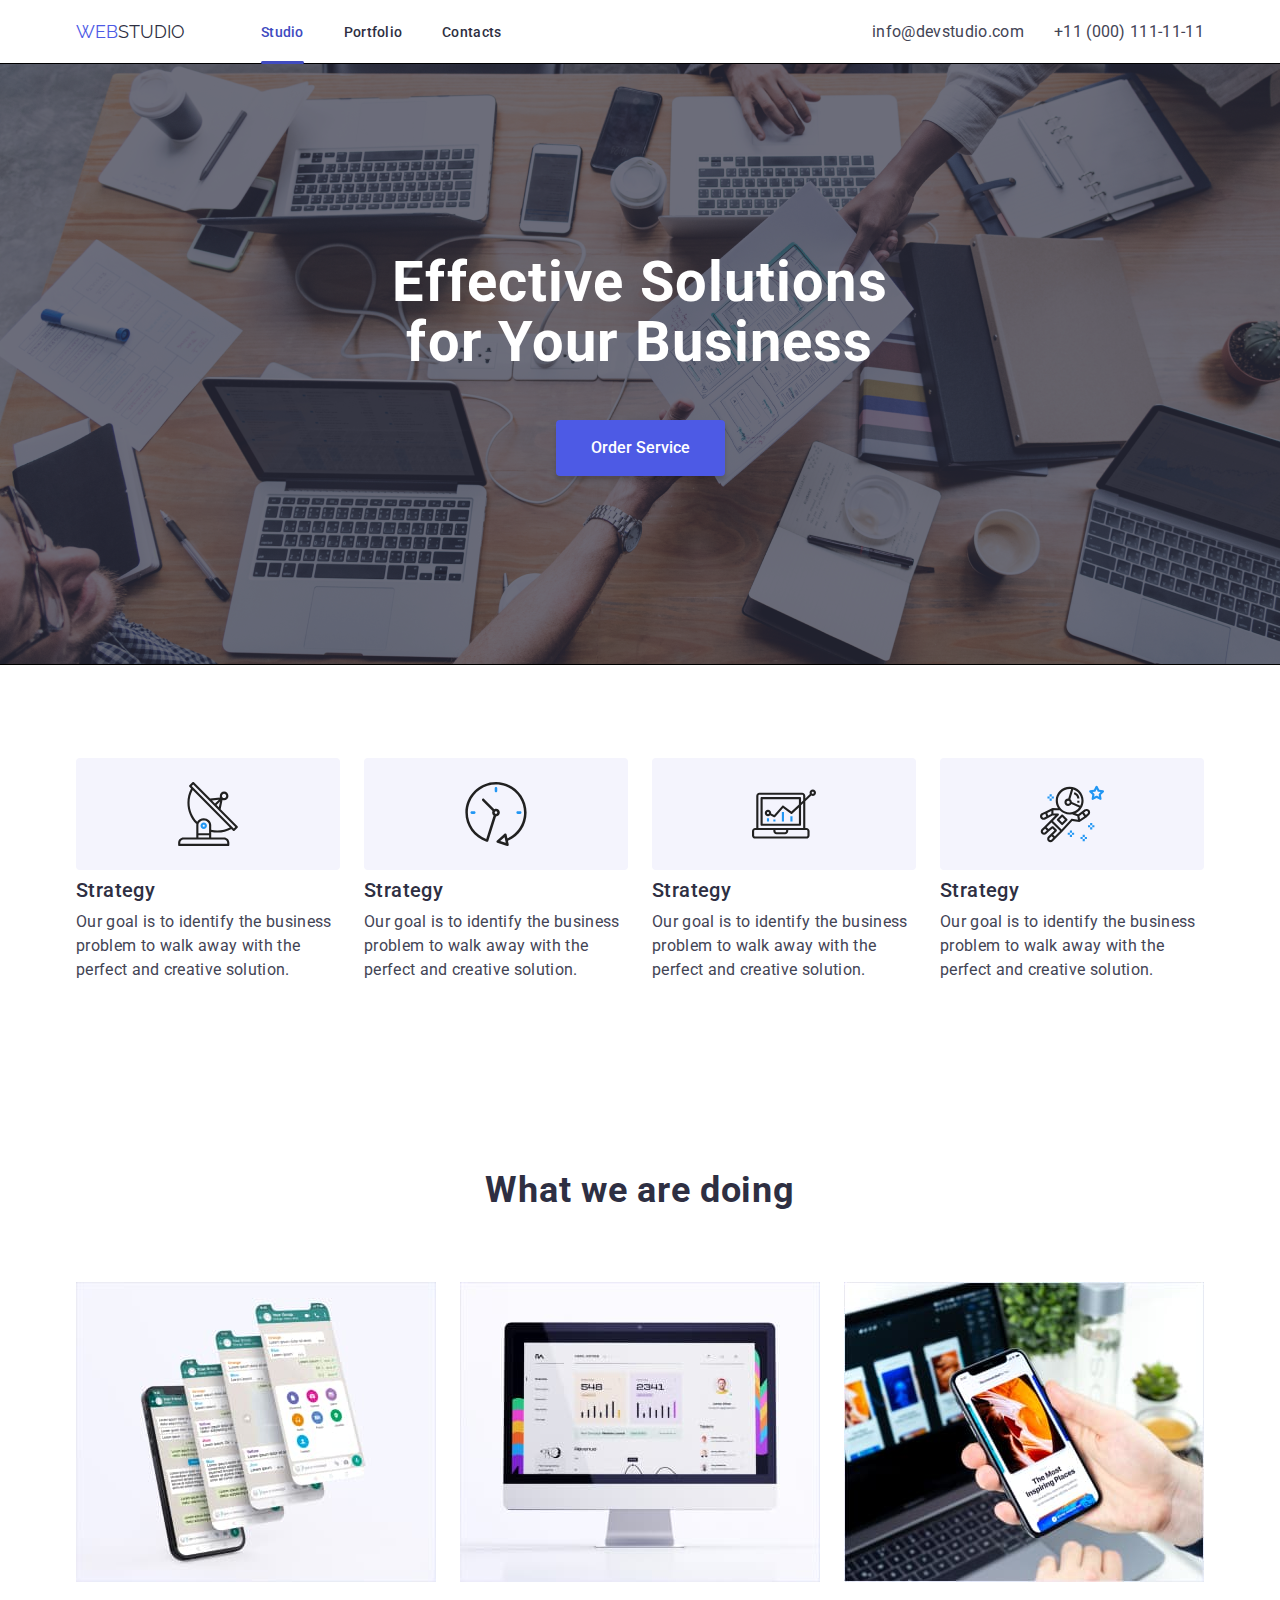
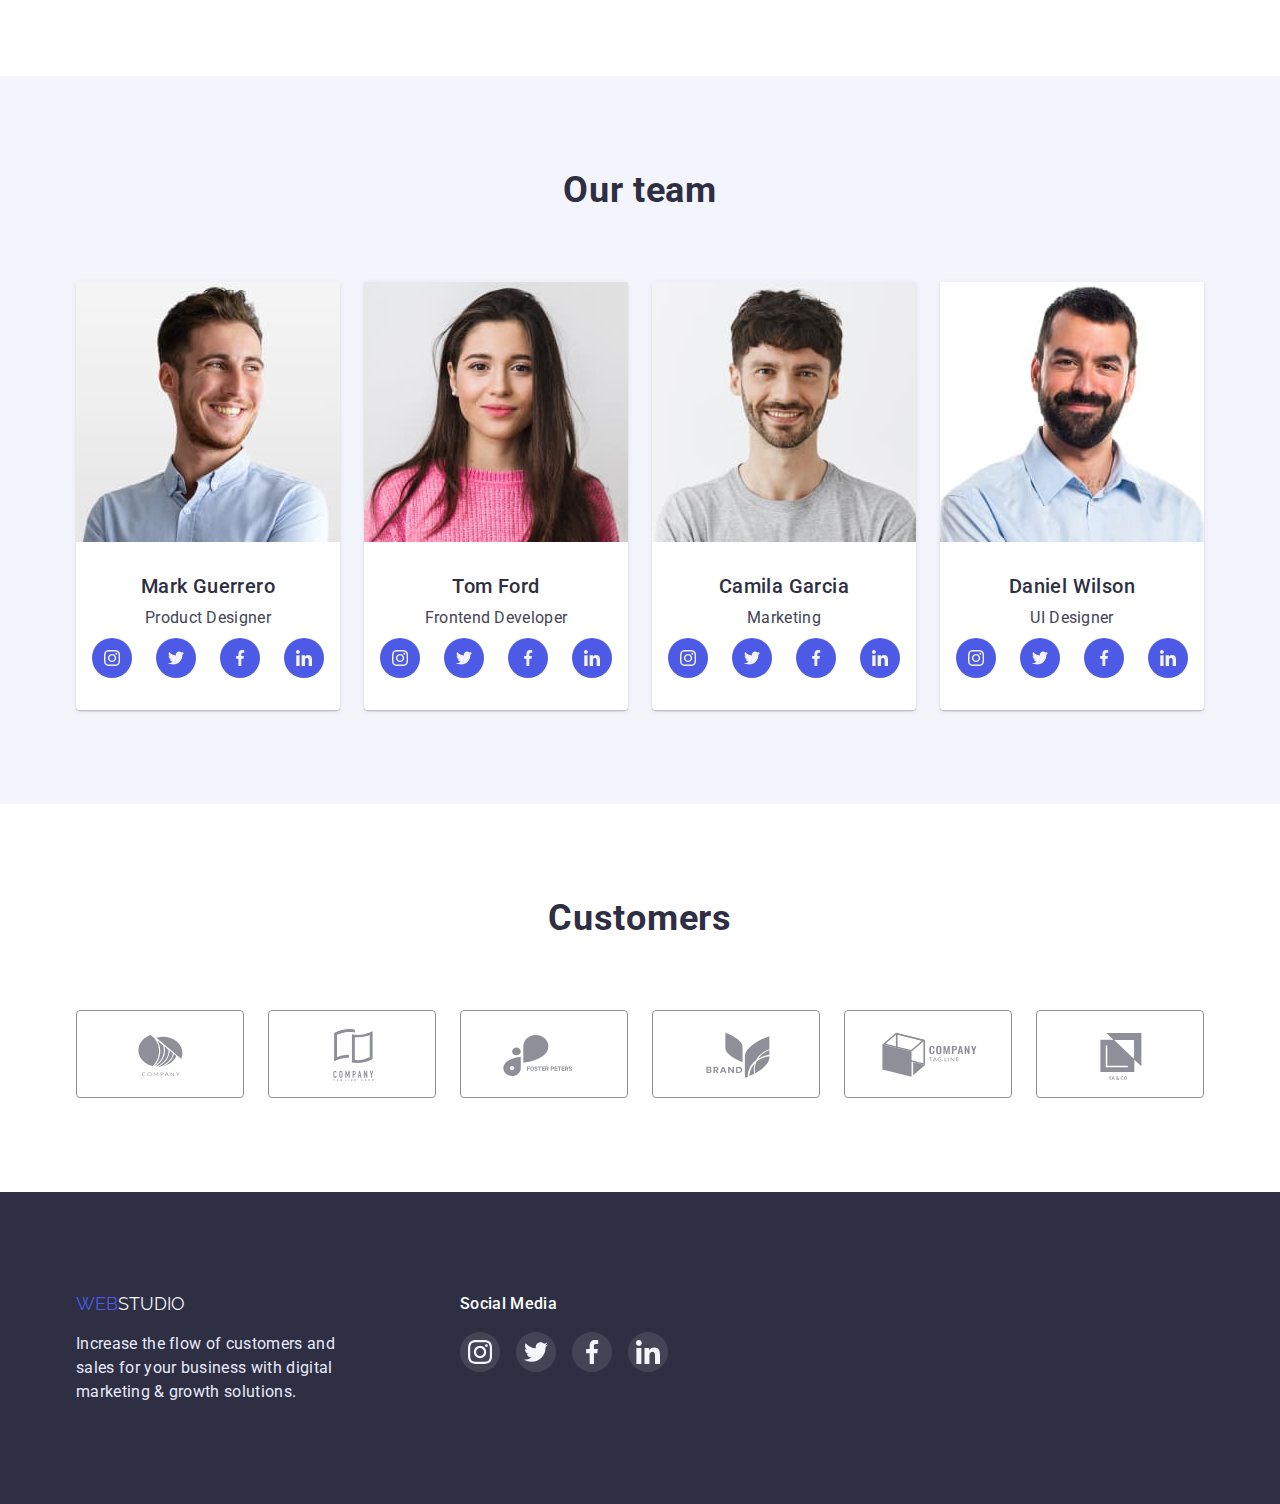
<file: index.html>
<!DOCTYPE html>
<html lang="en">
<head>
  <meta charset="UTF-8">
  <meta http-equiv="X-UA-Compatible" content="IE=edge">
  <meta name="viewport" content="width=device-width, initial-scale=1.0">
  <link rel="stylesheet" href="https://fonts.googleapis.com/css2?family=Raleway:wght@800&family=Roboto:wght@400;500;700&display=swap">
  <link rel="stylesheet" href="https://cdnjs.cloudflare.com/ajax/libs/modern-normalize/1.1.0/modern-normalize.min.css">
  <link rel="stylesheet" href="./styles.css/styles.css">
  <title>WebStudio</title>
</head>
<body>
  <header>
      <div class="container flex-container">
        <a class="link logo" href="./index.html">Web<span class="accent-logo">studio</span></a>
        <nav >
          <ul class="nav-flex">
            <li><a class="link link-header link-current" href="./index.html">Studio</a></li>
            <li><a class="link link-header" href="./portfolio.html">Portfolio</a>
            </li>
            <li><a class="link link-header" href="">Contacts</a></li>
          </ul>
        </nav>
        <ul class="contacts-flex">
          <li><a class="link adress-header" href="mailto:info@devstudio.com">info@devstudio.com</a></li>
          <li><a class="link adress-header" href="tel:+11-000-111-11-11">+11 (000) 111-11-11</a></li>
        </ul>
      </div>
  </header>
  <main>
    <section class="section-hero">
        <h1 class="title-text">Effective Solutions for Your Business</h1>
        <button class="btn-hero" type="button" data-modal-open > Order Service</button>
        
    </section>
    

    <section class="section">
      <div class="container">
        <h2 class="hide">Advantage</h2>
        <ul class="flex-list-advantage">
          <li class="box-adv">
            <div class="element-advantage">
              <svg class="icon-adv">
                <use href="./images/icons.svg#antenna">
                </use>
              </svg>
            </div>
            <h3 class="title-third">Strategy</h3>
            <p class="text-description">Our goal is to identify the business problem to walk away with the perfect and
              creative
              solution.</p>
          </li>

          <li class="box-adv">
            <div class="element-advantage">
              <svg class="icon-adv">
                <use href="./images/icons.svg#clock">
                </use>
              </svg>
            </div>
            <h3 class="title-third">Strategy</h3>
            <p class="text-description">Our goal is to identify the business problem to walk away with the perfect and
              creative
              solution.</p>
          </li>

          <li class="box-adv">
              <div class="element-advantage">
                <svg class="icon-adv">
                  <use href="./images/icons.svg#diagram">
                  </use>
                </svg>
              </div>
              <h3 class="title-third">Strategy</h3>
              <p class="text-description">Our goal is to identify the business problem to walk away with the perfect and
                creative
                solution.</p>
          </li>

          <li class="box-adv">
            <div class="element-advantage">
              <svg class="icon-adv">
                <use href="./images/icons.svg#astronaut">
                </use>
              </svg>
            </div>
            <h3 class="title-third">Strategy</h3>
            <p class="text-description">Our goal is to identify the business problem to walk away with the perfect and
              creative
              solution.</p>
          </li>
        </ul>
      </div>
    </section>

    <section class="section">
      <div class="container">
        <h2 class="second-title">What we are doing</h2>
        <ul class="flex-works">
          <li class="element-foto"><img src="./images/img1.jpg" alt="computer" width="360" height="300"></li>
          <li class="element-foto"><img src="./images/img2.jpg" alt="mobile" width="360" height="300"></li>
          <li class="element-foto"><img src="./images/img3.jpg" alt="mobile2" width="360" height="300"></li>
        </ul>
      </div>
    </section>
    
    <section class="section section-team">
      <div class="container">
        <h2 class="second-title">Our team</h2>
        <ul class="flex-team">
          <li class="flex-card">
            <img class="card-foto" src="./images/team1.jpg" alt="person1">
            <div class="box-card">
              <h3 class="title-third">Mark Guerrero</h3>
              <p class="text-description test-">Product Designer</p>
              <ul class="socials">
                <li><a class="link-icon" href="">
                  <svg class="socials-icon" width="16" height="16">
                    <use href="./images/icons.svg#instagram">
                    </use>
                  </svg>
                </a></li>
                <li><a class="link-icon" href="">
                  <svg class="socials-icon" width="16" height="16">
                    <use href="./images/icons.svg#twitter">
                    </use>
                  </svg>
                </a></li>
                <li><a class="link-icon" href="">
                  <svg class="socials-icon" width="16" height="16">
                    <use href="./images/icons.svg#facebook">
                    </use>
                  </svg>
                </a></li>
                <li><a class="link-icon" href="">
                  <svg class="socials-icon" width="16" height="16">
                    <use href="./images/icons.svg#linkedin">
                    </use>
                  </svg>
                </a></li>
              </ul>
            </div>
          </li>
          <li class="flex-card">
            <img class="card-foto" src="./images/team2.jpg" alt="person2">
            <div class="box-card">
              <h3 class="title-third">Tom Ford</h3>
              <p class="text-description">Frontend Developer</p>
              <ul class="socials">
                <li><a class="link-icon" href="">
                    <svg class="socials-icon" width="16" height="16">
                      <use href="./images/icons.svg#instagram">
                      </use>
                    </svg>
                  </a></li>
                <li><a class="link-icon" href="">
                    <svg class="socials-icon" width="16" height="16">
                      <use href="./images/icons.svg#twitter">
                      </use>
                    </svg>
                  </a></li>
                <li><a class="link-icon" href="">
                    <svg class="socials-icon" width="16" height="16">
                      <use href="./images/icons.svg#facebook">
                      </use>
                    </svg>
                  </a></li>
                <li><a class="link-icon" href="">
                    <svg class="socials-icon" width="16" height="16">
                      <use href="./images/icons.svg#linkedin">
                      </use>
                    </svg>
                  </a></li>
              </ul>
            </div>
          </li>
          <li class="flex-card">
            <img class="card-foto" src="./images/team3.jpg" alt="person3">
            <div class="box-card">
              <h3 class="title-third">Camila Garcia</h3>
              <p class="text-description">Marketing</p>
              <ul class="socials">
                <li><a class="link-icon" href="">
                    <svg class="socials-icon" width="16" height="16">
                      <use href="./images/icons.svg#instagram">
                      </use>
                    </svg>
                  </a></li>
                <li><a class="link-icon" href="">
                    <svg class="socials-icon" width="16" height="16">
                      <use href="./images/icons.svg#twitter">
                      </use>
                    </svg>
                  </a></li>
                <li><a class="link-icon" href="">
                    <svg class="socials-icon" width="16" height="16">
                      <use href="./images/icons.svg#facebook">
                      </use>
                    </svg>
                  </a></li>
                <li><a class="link-icon" href="">
                    <svg class="socials-icon" width="16" height="16">
                      <use href="./images/icons.svg#linkedin">
                      </use>
                    </svg>
                  </a></li>
              </ul>
            </div>
          </li>
          <li class="flex-card">
            <img class="card-foto" src="./images/team4.jpg" alt="person4">
            <div class="box-card">
              <h3 class="title-third">Daniel Wilson</h3>
              <p class="text-description">UI Designer</p>
              <ul class="socials">
                <li><a class="link-icon" href="">
                    <svg class="socials-icon" width="16" height="16">
                      <use href="./images/icons.svg#instagram">
                      </use>
                    </svg>
                  </a></li>
                <li><a class="link-icon" href="">
                    <svg class="socials-icon" width="16" height="16">
                      <use href="./images/icons.svg#twitter">
                      </use>
                    </svg>
                  </a></li>
                <li><a class="link-icon" href="">
                    <svg class="socials-icon" width="16" height="16">
                      <use href="./images/icons.svg#facebook">
                      </use>
                    </svg>
                  </a></li>
                <li><a class="link-icon" href="">
                    <svg class="socials-icon" width="16" height="16">
                      <use href="./images/icons.svg#linkedin">
                      </use>
                    </svg>
                  </a></li>
              </ul>
            </div>
          </li>
        </ul>
      </div>

    </section>
    <section class="section">
      <div class="container">
        <h2 class="second-title">Customers</h2>
        <ul class="flex-customers">
          <li><a class="customers-bg" href="">
            <svg class="icon-customers">
              <use href="./images/icons.svg#client1"></use> 
            </svg>
          </a></li>
          <li><a class="customers-bg" href="">
            <svg class="icon-customers">
              <use href="./images/icons.svg#client2"></use> 
            </svg>
          </a></li>
          <li><a class="customers-bg" href="">
            <svg class="icon-customers">
              <use href="./images/icons.svg#client3"></use> 
            </svg>
          </a></li>
          <li><a class="customers-bg" href="">
            <svg class="icon-customers">
              <use href="./images/icons.svg#client4"></use> 
            </svg>
          </a></li>
          <li><a class="customers-bg" href="">
            <svg class="icon-customers">
              <use href="./images/icons.svg#client5"></use> 
            </svg>
          </a></li>
          <li><a class="customers-bg" href="">
            <svg class="icon-customers">
              <use href="./images/icons.svg#client6"></use> 
            </svg>
          </a></li>
        </ul>
      </div>
      
    </section>

  </main>

  <footer class="bg-footer">
    <div class="container flex-footer">
        <div class="footer-box1">
          <a class="link logo" href="./index.html">Web<span class="accent-logo-footer">studio</span></a>
          <p class="info-footer">Increase the flow of customers and sales for your business with digital marketing & growth
            solutions.</p>
        </div>
        <div class="footer-box2">
          <p class="media-footer">social media</p>
          <ul class="links-footer">
            <li><a class="link-icon bg-footer-icon" href="">
                <svg class="socials-icon" width="24" height="24">
                  <use href="./images/icons.svg#instagram">
                  </use>
                </svg>
              </a>
            </li>
            <li><a class="link-icon bg-footer-icon" href="">
                <svg class="socials-icon" width="24" height="24">
                  <use href="./images/icons.svg#twitter">
                  </use>
                </svg>
              </a>
            </li>
            <li><a class="link-icon bg-footer-icon" href="">
                <svg class="socials-icon" width="24" height="24">
                  <use href="./images/icons.svg#facebook">
                  </use>
                </svg>
              </a>
            </li>
            <li><a class="link-icon bg-footer-icon" href="">
                <svg class="socials-icon" width="24" height="24">
                  <use href="./images/icons.svg#linkedin">
                  </use>
                </svg>
              </a>
            </li>
          </ul>
        </div>
    </div>
  </footer>
  <div class="backdrop is-hidden" data-modal>
    <div class="modal">
      <button class="btn-close" type="button" data-modal-close>
        <svg>
          <use href="./images/icons.svg#icon-closed"></use>
        </svg>
      </button>
      <p class="text-modal"> Оставьте вашу заявку и мы с вами свяжемся </p>
    </div>
  </div>
  <script src="./js/modal.js">
    
  </script>
</body>
</html>
</file>
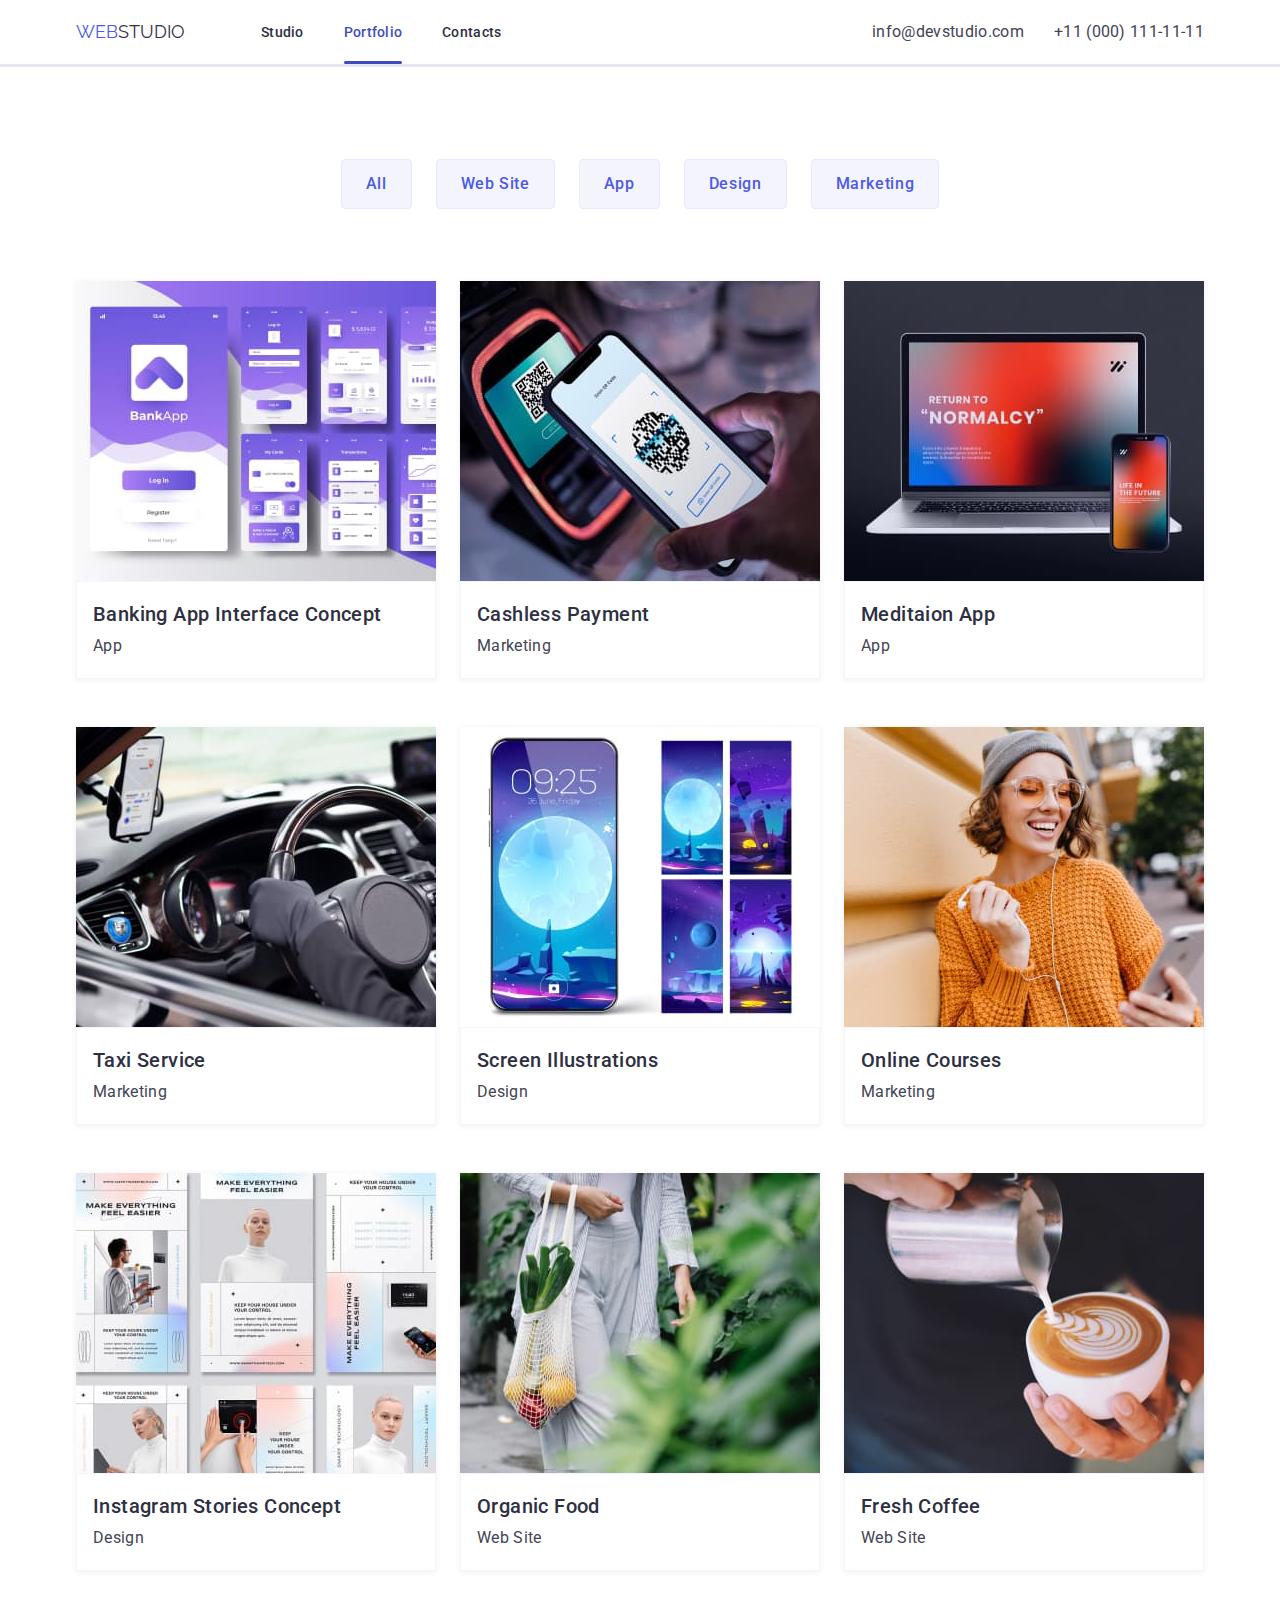
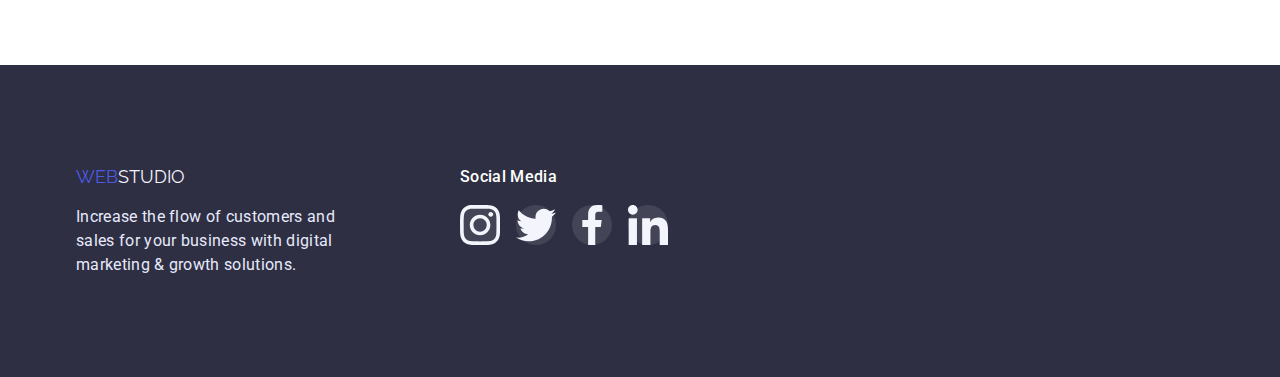
<file: portfolio.html>
<!DOCTYPE html>
<html lang="en">
<head>
    <meta charset="UTF-8">
    <meta http-equiv="X-UA-Compatible" content="IE=edge">
    <meta name="viewport" content="width=device-width, initial-scale=1.0">
    <link rel="stylesheet"
        href="https://fonts.googleapis.com/css2?family=Raleway:wght@800&family=Roboto:wght@400;500;700&display=swap">
    <link rel="stylesheet"
        href="https://cdnjs.cloudflare.com/ajax/libs/modern-normalize/1.1.0/modern-normalize.min.css">
    <link rel="stylesheet" href="./styles.css/styles.css">
        <title>WebStudio</title>
</head>

<body>
    <header>
        <div class="container flex-container">
            <a class="link logo" href="./index.html">Web<span class="accent-logo">studio</span></a>
            <nav>
                <ul class="nav-flex">
                    <li><a class="link link-header" href="./index.html">Studio</a></li>
                    <li><a class="link link-header link-current" href="./portfolio.html" target="_blank"
                            rel="noreferrer nofollow">Portfolio</a>
                    </li>
                    <li><a class="link link-header" href="">Contacts</a></li>
                </ul>
            </nav>
            <ul class="contacts-flex">
                <li><a class="link adress-header" href="mailto:info@devstudio.com">info@devstudio.com</a></li>
                <li><a class="link adress-header" href="tel:+11-000-111-11-11">+11 (000) 111-11-11</a></li>
            </ul>
        </div>
        <div class="line"></div>
    </header>
    <main>
  
        <section class="section">
            <h1 class="hide">Portfolio</h1>
            <ul class="buttons-main">
                <li><button class="btn-main" type="button">All</button></li>
                <li><button class="btn-main" type="button">Web Site</button></li>
                <li><button class="btn-main" type="button">App</button></li>
                <li><button class="btn-main" type="button">Design</button></li>
                <li><button class="btn-main" type="button">Marketing</button></li>
            </ul>
            <div class="container">
                <ul class="flex-examples">
                    <li class="examples-item">
                        <a class="link link-examples" href="">
                            <div class="box-thumb">
                                <img src="./images/works1.jpg" alt="banking">
                                <div class="product-overlay">
                                    <p class="text-overlay">14 Stylish and User-Friendly App Design Concepts · Task Manager App · Calorie Tracker App · Exotic Fruit Ecommerce App ·
                                    Cloud Storage App</p>
                                </div>
                            </div>
                            <div class="box-description">
                                <h2 class="title-card">Banking App Interface Concept</h2>
                                <p class="text-description">App</p>
                            </div>
                        </a>
                    </li>
                    <li class="examples-item">
                        <a class="link  link-examples" href="">
                            <div class="box-thumb">
                                <img src="./images/works2.jpg" alt="cashless">
                                <div class="product-overlay">
                                    <p class="text-overlay">14 Stylish and User-Friendly App Design Concepts · Task Manager App · Calorie Tracker App · Exotic Fruit Ecommerce App ·
                                    Cloud Storage App</p>
                                </div>
                            </div>
                            
                            <div class="box-description">
                                <h2 class="title-card">Cashless Payment</h2>
                                <p class="text-description">Marketing</p>
                            </div>
                        </a>
                    </li>
                    <li class="examples-item">
                        <a class="link  link-examples" href="">
                            <div class="box-thumb">
                                <img src="./images/works3.jpg" alt="meditation">
                                <div class="product-overlay">
                                    <p class="text-overlay">14 Stylish and User-Friendly App Design Concepts · Task Manager App · Calorie Tracker App · Exotic Fruit Ecommerce App ·
                                    Cloud Storage App</p>
                                </div>
                            </div>
                            
                            <div class="box-description">
                                <h2 class="title-card">Meditaion App</h2>
                                <p class="text-description">App</p>
                            </div>
                        </a>
                    </li>
                    <li class="examples-item">
                        <a class="link  link-examples" href="">
                            <div class="box-thumb">
                                <img src="./images/works4.jpg" alt="taxi">
                                <div class="product-overlay">
                                    <p class="text-overlay">14 Stylish and User-Friendly App Design Concepts · Task Manager App · Calorie Tracker App · Exotic Fruit Ecommerce App ·
                                    Cloud Storage App</p>
                                </div>
                            </div>
                            
                            <div class="box-description">
                                <h2 class="title-card">Taxi Service</h2>
                                <p class="text-description">Marketing</p>
                            </div>
                        </a>
                    </li>
                    <li class="examples-item">
                        <a class="link  link-examples" href="">
                            <div class="box-thumb">
                                <img src="./images/works5.jpg" alt="screen-illustration">
                                <div class="product-overlay">
                                    <p class="text-overlay">14 Stylish and User-Friendly App Design Concepts · Task Manager App · Calorie Tracker App · Exotic Fruit Ecommerce App ·
                                    Cloud Storage App</p>
                                </div>
                            </div>
                            
                            <div class="box-description">
                                <h2 class="title-card">Screen Illustrations</h2>
                                <p class="text-description">Design</p>
                            </div>
                        </a>
                    </li>
                    <li class="examples-item">
                        <a class="link  link-examples" href="">
                            <div class="box-thumb">
                                <img src="./images/works6.jpg" alt="courses">
                                <div class="product-overlay">
                                    <p class="text-overlay">14 Stylish and User-Friendly App Design Concepts · Task Manager App · Calorie Tracker App · Exotic Fruit Ecommerce App ·
                                    Cloud Storage App</p>
                                </div>
                            </div>
                            
                            <div class="box-description">
                                <h2 class="title-card">Online Courses</h2>
                                <p class="text-description">Marketing</p>
                            </div>
                        </a>
                    </li>
                    <li class="examples-item">
                        <a class="link  link-examples" href="">
                            <div class="box-thumb">
                                <img src="./images/works7.jpg" alt="stories">
                                <div class="product-overlay">
                                    <p class="text-overlay">14 Stylish and User-Friendly App Design Concepts · Task Manager App · Calorie Tracker App · Exotic Fruit Ecommerce App ·
                                    Cloud Storage App</p>
                                </div>
                            </div>
                            
                            <div class="box-description">
                                <h2 class="title-card">Instagram Stories Concept</h2>
                                <p class="text-description">Design</p>
                            </div>
                        </a>
                    </li>
                    <li class="examples-item">
                        <a class="link  link-examples" href="">
                            <div class="box-thumb">
                                <img src="./images/works8.jpg" alt="organic">
                                <div class="product-overlay">
                                    <p class="text-overlay">14 Stylish and User-Friendly App Design Concepts · Task Manager App · Calorie Tracker App · Exotic Fruit Ecommerce App ·
                                    Cloud Storage App</p>
                                </div>
                            </div>
                            
                            <div class="box-description">
                                <h2 class="title-card">Organic Food</h2>
                                <p class="text-description">Web Site</p>
                            </div>
                        </a>
                    </li>
                    <li class="examples-item">
                        <a class="link  link-examples" href="">
                            <div class="box-thumb">
                                <img src="./images/works9.jpg" alt="coffe">
                                <div class="product-overlay">
                                    <p class="text-overlay">14 Stylish and User-Friendly App Design Concepts · Task Manager App · Calorie Tracker App · Exotic Fruit Ecommerce App ·
                                    Cloud Storage App</p>
                                </div>
                            </div>
                            
                            <div class="box-description">
                                <h2 class="title-card">Fresh Coffee</h2>
                                <p class="text-description">Web Site</p>
                            </div>
                        </a>
                    </li>
                </ul>
                
            </div>
        </section>
            
    </main>
    <footer class="bg-footer">
        <div class="container flex-footer">
            <div class="footer-box1">
                <a class="link logo" href="./index.html">Web<span class="accent-logo-footer">studio</span></a>
                <p class="info-footer">Increase the flow of customers and sales for your business with digital marketing &
                    growth
                    solutions.</p>
            </div>
            <div class="footer-box2">
                <p class="media-footer">social media</p>
                <ul class="links-footer">
                    <li><a class="link-icon bg-footer-icon" href="">
                            <svg class="socials-icon">
                                <use href="./images/icons.svg#instagram">
                                </use>
                            </svg>
                        </a>
                    </li>
                    <li><a class="link-icon bg-footer-icon" href="">
                            <svg class="socials-icon">
                                <use href="./images/icons.svg#twitter">
                                </use>
                            </svg>
                        </a>
                    </li>
                    <li><a class="link-icon bg-footer-icon" href="">
                            <svg class="socials-icon">
                                <use href="./images/icons.svg#facebook">
                                </use>
                            </svg>
                        </a>
                    </li>
                    <li><a class="link-icon bg-footer-icon" href="">
                            <svg class="socials-icon">
                                <use href="./images/icons.svg#linkedin">
                                </use>
                            </svg>
                        </a>
                    </li>
                </ul>
            </div>
        </div>
    </footer>
   
</body>
</html>
</file>
<file: styles.css/styles.css>
:root{
  --Iris:#4D5AE5;
  --Ocean:#404BBF;
  --NAVY-BLUE:#2E2F42;
  --SLATE:#434455;
  --LIGHTSLATE:#8E8F99;
  --CLOUD:#F4F4FD;
  --CORNFLOWER:#E7E9FC;
  --GREEN:#31D0AA;
  --GREY:2E2F42;
  --NAVYBLUEMODAL:#2E2F42;
  --Button:#2196F3;


}
body{
  font-family: Roboto, sans-serif;
}
li{
  list-style: none;
}
ul{
  padding-inline-start: 0;
  margin-bottom: 0px;
  margin-top: 0px;
}
p,h1,h2{
  margin-top: 0px;
  margin-bottom: 0;
}
.link{
  text-decoration: none;
}
img{
  display: block;
}
.container{
  width: 1158px;
  /* outline: 2px solid #a7a658; */
  padding-left: 15px;
  padding-right: 15px;
  margin: 0 auto;
}
.section {
  padding-top: 94px;
  padding-bottom: 94px;
  /* outline:1px solid #c1ad3e; */
}
.flex-container{
  display: flex;
  flex-wrap: wrap;
  align-items: center;

}
.nav-flex{
  display: flex;
  margin-left: 76px;
}
.nav-flex li+li {
  margin-left: 40px;
}
.contacts-flex{
  display: flex;
  margin-left: auto;
}
.contacts-flex li+li{
  margin-left: 30px;
}
.adress-header {
  font-weight: 400;
  font-size: 16px;
  line-height: 24px;
  letter-spacing: 0.02em;
  color: var(--SLATE);
  transition: color 250ms cubic-bezier(0.4, 0, 0.2, 1);

}


.logo{
  text-transform:uppercase;
  color: var(--Iris);
  font-family: Raleway;
  font-size: 18px;
  line-height: 24px;
}
.accent-logo{
  color: var(--NAVY-BLUE);
}
.link-header{
  font-weight: 500;
  font-size: 14px;
  line-height: 16px;
  letter-spacing: 0.02em;

  color: var(--NAVY-BLUE);
  padding-top: 24px;
  padding-bottom: 24px;
  display: block;

  transition: color 250ms cubic-bezier(0.4, 0, 0.2, 1);
}
.link-header:hover,
.link-header:focus,
.adress-header:hover,
.adress-header:focus{
  color: var(--Ocean);
}

.line {
  border-bottom: 1px solid #E7E9FC;
  box-shadow: 0px 2px 1px rgba(46, 47, 66, 0.08), 0px 1px 1px rgba(46, 47, 66, 0.16), 0px 1px 6px rgba(46, 47, 66, 0.08);
}


.link-header{
  position: relative;
}
.link-header::after {
  content: "";
  position: absolute;
  display: block;

  bottom: 0;
  left: 0;
  border-radius: 2px;

  width: 100%;
  height: 3px;
  background-color: var(--Ocean);
  
  transform: scaleX(0);
  transform-origin: left;
  transition: transform 500ms cubic-bezier(0.4,0,0.2,1);
}
.link-current::after {
  content: "";
  position: absolute;
  display: block;

  bottom: 0;
  left: 0;
  border-radius: 2px;

  width: 100%;
  height: 3px;
  background-color: var(--Ocean);
  transform: none;

}
.link-header:hover::after{
  transform: scaleX(1);
}
.link-current{
  color: var(--Ocean);
}

/* Hero */
.section-hero {
  padding-top: 188px;
  padding-bottom: 188px;
  background-color: #2F303A;
  text-align: center;
  max-width: 1440px;
  margin-left: auto;
  margin-right: auto;
  outline: 1px solid black;
  background-image: url(../images/SVG/Dark-bg.svg), 
  url(../images/people-office1.jpg);
}


.title-text{
  color:#FFF;
  font-size: 56px;
  line-height: 60px;
  text-align: center;
  letter-spacing: 0.02em;
  margin: 0 auto 48px;
  width: 500px;
}
.btn-hero{
  background-color:var(--Iris);
  color:#FFF;
  cursor: pointer;
  width: 169px;
  height: 56px;
  border-radius: 4px;
  box-shadow: 0px 4px 4px rgba(0, 0, 0, 0.15);;
  font-weight: 500;
  font-size: 16px;
  border: none;

  transition: background-color 250ms cubic-bezier(0.4, 0, 0.2, 1),
  color 250ms cubic-bezier(0.4, 0, 0.2, 1),
  box-shadow 250ms cubic-bezier(0.4, 0, 0.2, 1);
}

.btn-hero:hover {
    background-color: var(--Ocean);
  }

/* Section-Advantage */

.hide {
  position: absolute;
  width: 1px;
  height: 1px;
  margin: -1px;
  padding: 0;
  overflow: hidden;
  border: 0;
  clip: rect(0 0 0 0);

}
.flex-list-advantage{
  display: flex;
  flex-wrap: wrap;
}
.box-adv{
  width: calc((100% - 72px)/4);
}
.box-adv:not(:last-child){
  margin-right: 24px;
}

.element-advantage{
  display: flex;
  height: 112px;
  width: 264px;
  background-color: var(--CLOUD);
  border-radius: 4px;
  margin-bottom: 8px;
  justify-content: center;
  align-items: center;

}
.icon-adv{
  width: 64px;
  height: 64px;
  fill: var(--NAVY-BLUE);
}
.box-adv{
  width: 264px;
}

.second-title {
  font-weight: 700;
  font-size: 36px;
  line-height: 40px;
  text-align: center;
  letter-spacing: 0.02em;
  color: var(--NAVY-BLUE);
  margin-top: 0px;
  margin-bottom: 72px;

}
.title-third{
  font-weight: 500;
  font-size: 20px;
  line-height: 24px;
  letter-spacing: 0.02em;
  color: var(--NAVY-BLUE);
  margin-top: 0px;
  margin-bottom: 8px;
}

.text-description{
  font-weight: 400;
  font-size: 16px;
  line-height: 24px;
  letter-spacing: 0.02em;
  color: var(--SLATE);
}


/* What we do */
.flex-works{
  display: flex;
  flex-wrap: wrap;

}
.element-foto{
  width: calc((100% - 2*24px)/3);
}
.element-foto:not(:last-child){
  margin-right: 24px;
}

/* Our team  */
.section-team{
  background-color: var(--CLOUD);
}
.flex-team{
  display: flex;
  column-gap: 24px;
}
.flex-card{
  width: 264px;
  /* outline: 1px dashed blue; */
  box-shadow: 0px 1px 6px rgba(46, 47, 66, 0.08), 0px 1px 1px rgba(46, 47, 66, 0.16), 0px 2px 1px rgba(46, 47, 66, 0.08);
  border-radius: 0px 0px 4px 4px;
  background-color: #fff;
}

.socials{
  display: flex;
  flex-wrap: wrap;
  justify-content: center;
  margin-top: 8px;
}

.socials li:not(:last-child){
  margin-right: 24px;
}
.box-card {
  text-align: center;
  padding-top: 32px;
  padding-bottom: 32px;
}

.socials-icon{
  fill:var(--CLOUD);
}
.link-icon{
  display: flex;
  width: 40px;
  height: 40px;

  background-color: var(--Iris);
  border-radius: 50%;

  justify-content: center;
  align-items: center;

  transition: background-color 250ms cubic-bezier(0.4, 0, 0.2, 1);
}
.link-icon:hover{
  background-color: var(--Ocean);
}



/* Customers */
.flex-customers{
  display: flex;
  flex-wrap: wrap;
}

.flex-customers li:not(:last-child){
  margin-right: 24px;
}
.customers-bg{
  width: 168px;
  height: 88px;
  background-color: #fff;
  color: var(--LIGHTSLATE);
  border: 1px solid #8E8F99;
  border-radius: 4px;
  display: flex;
  justify-content: center;
  align-items: center;

  transition: color 250ms cubic-bezier(0.4, 0, 0.2, 1),
  border 250ms cubic-bezier(0.4, 0, 0.2, 1);

}
.icon-customers{
  width: 104px;
  height: 56px;
  fill:currentColor;
}
.customers-bg:hover{
  color: var(--Ocean);
  border: 1px solid var(--Ocean);
}

/* Footer */
.bg-footer{
  background-color: var(--NAVY-BLUE);
  padding-top: 100px;
  padding-bottom: 100px;
}
.accent-logo-footer{
  color:var(--CLOUD)
}
.info-footer{
  font-weight: 400;
  font-size: 16px;
  line-height: 24px;
  letter-spacing: 0.02em;
  color: var(--CORNFLOWER);
  margin-bottom: 0;
  /* margin-top: 16px; */
}
.media-footer{
  font-weight: 500;
  font-size: 16px;
  line-height: 24px;
  letter-spacing: 0.02em;
  color: #FFF;
  margin-bottom: 16px;
  text-transform: capitalize;
}
.flex-footer{
  display: flex;
  flex-wrap: wrap;
}
.footer-box1{
  width:264px;
}

.footer-box1 a {
  display: inline-block;
  margin-bottom: 16px;
}
.footer-box2{
  margin-left: 120px;
}
/* .footer-box3{
  margin-left: 80px;
} */
.links-footer{
  display: flex;
  flex-wrap:wrap;
}
.links-footer li:not(:last-child){
  margin-right: 16px;
}
.bg-footer-icon{
  background-color: rgba(255, 255, 255, 0.1);
  transition: background-color 250ms cubic-bezier(0.4, 0, 0.2, 1);
}
.bg-footer-icon:hover{
  background-color: var(--GREEN);
}


/* Potfolio */

.buttons-main{
  display: flex;
  flex-wrap: wrap;
  /* outline: 1px dashed blue; */
  justify-content: center;
  margin-bottom: 72px;
}
.buttons-main li:not(:last-child){
  margin-right: 24px;   
}

.btn-main{
  background-color: var(--CLOUD);
  color: var(--Iris);
  border: 1px solid var(--CORNFLOWER);
  border-radius: 4px;
  padding: 12px 24px;

  font-weight: 500;
  font-size: 16px;
  line-height: 24px;
  letter-spacing: 0.04em;

  cursor: pointer;

  transition: background-color 250ms cubic-bezier(0.4, 0, 0.2, 1),
  color 250ms cubic-bezier(0.4, 0, 0.2, 1),
  box-shadow 250ms cubic-bezier(0.4, 0, 0.2, 1),
  border-color 250ms cubic-bezier(0.4, 0, 0.2, 1);
}
.btn-main:hover{
  background-color: var(--Iris);
  color: white;
  box-shadow: 0px 3px 1px rgba(0, 0, 0, 0.1), 0px 2px 1px rgba(0, 0, 0, 0.08), 0px 2px 2px rgba(0, 0, 0, 0.12);
  border-color: var(--Iris);
}
/* Examples */
.flex-examples{
  display: flex;
  flex-wrap: wrap;
}
.box-description{
  padding-left: 16px;
  padding-top: 20px;
  padding-bottom: 20px;
  border: 0.5px solid #F4F4FD;
}
.title-card{
  font-weight: 500;
  font-size: 20px;
  line-height: 24px;
  letter-spacing: 0.02em;
  color: var(--NAVY-BLUE);
  margin-bottom: 8px;
}

.examples-item:not(:nth-child(3n)){
  margin-right: 24px;
}
.examples-item{
  margin-bottom: 48px;
  background: #FFF;
  width: calc((100% - 2 * 24px)/3);

}
.link-examples {
  box-shadow: 0px 1px 6px rgba(46, 47, 66, 0.08);
  display: block;

  transition: box-shadow 250ms cubic-bezier(0.4, 0, 0.2, 1);
  
}

.link-examples:hover {
  box-shadow: 0px 1px 6px rgba(46, 47, 66, 0.08), 0px 1px 1px rgba(46, 47, 66, 0.16), 0px 2px 1px rgba(46, 47, 66, 0.08);
}
.examples-item:nth-last-child(-n+3){
  margin-bottom: 0px;
}

.box-thumb{
  position: relative;
  overflow: hidden;

}
.product-overlay{
  position: absolute;
  /* content: "";
  display: inline-block; */
  top: 0;
  left: 0;
  width: 100%;
  height: 100%;

  background-color:rgba(77, 90, 229, 0.9);
  opacity: 1;
  transform: translateY(110%);
  transform-origin: bottom;

  transition: transform 250ms cubic-bezier(0.4,0,0.2,1),
  background-color 250ms cubic-bezier(0.4, 0, 0.2, 1);
}
.link-examples:hover .product-overlay{
  opacity: 1;
  transform: translateY(0);
}
.text-overlay{
  position: absolute;
  top: 40px;
  left: 32px;
  right: 32px;
  /* transform: translate(-50%,-50%); */

  font-weight: 400;
  font-size: 16px;
  line-height: 24px;
  /* or 150% */

  letter-spacing: 0.02em;
  color: #F4F4FD;
 
}


/* modal */
.backdrop{
  position: fixed;
  top: 0;
  left: 0;
  background-color: rgba(46, 47, 66, 0.4);;
  width: 100%;
  height: 100%;
  opacity: 1;
  transition: opacity 500ms cubic-bezier(0.4, 0, 0.2, 1);
 
}
.backdrop.is-hidden{
  opacity: 0;
  pointer-events: none;
  visibility: hidden;
}
.backdrop.is-hidden .modal {
  transform:translate(-50%, -50%) scale(1.1);
}

.modal{
  position: absolute;
  top: 50%;
  left: 50%;
  transform: translate(-50%, -50%) scale(1);
  transition: transform 350ms cubic-bezier(0.4, 0, 0.2, 1);

  width: 408px;
  height: 576px;
  padding: 15px 20px;
  background: #FCFCFC;
  box-shadow: 0px 1px 1px rgba(0, 0, 0, 0.14), 0px 1px 3px rgba(0, 0, 0, 0.12), 0px 2px 1px rgba(0, 0, 0, 0.2);
  border-radius: 4px;
  margin: 0 auto;
  text-align: center;

}
.btn-close{
  position: absolute;
  display: flex;
  top: 24px;
  right: 24px;
  width: 24px;
  height: 24px;
  padding: 8px 8px;

  justify-content: center;
  align-items: center;


  background-color:var(--CORNFLOWER);
  border-radius: 50px;
  border: 1px solid rgba(0, 0, 0, 0.1);
  cursor: pointer;
}
.text-modal{
  margin: 50% auto;
}
</file>
